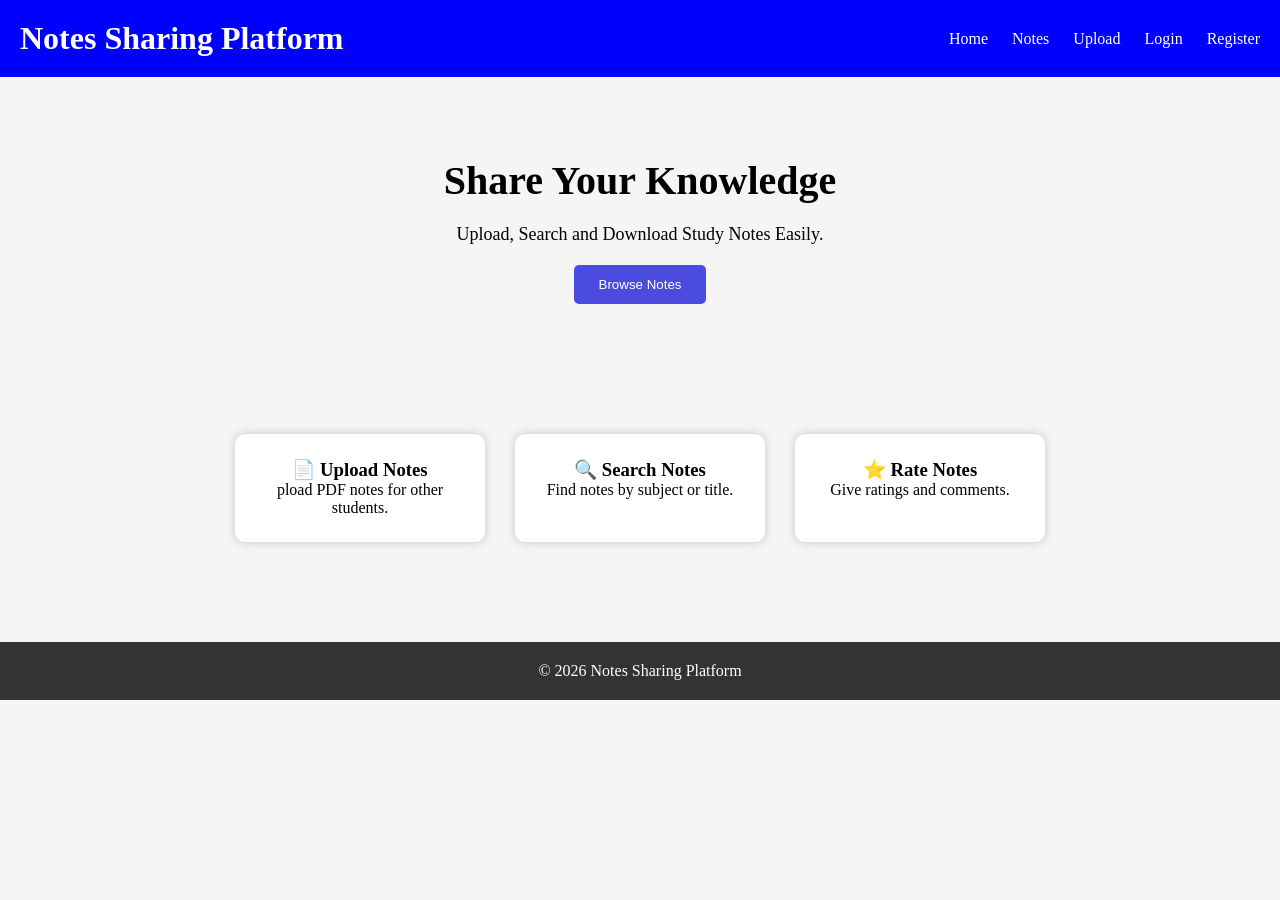
<file: index.html>
<!DOCTYPE html>
<html lang="en">
<head>
    <meta charset="UTF-8">
    <meta name="viewport" content="width=device-width, initial-scale=1.0">
    <title>Notes-Sharing-PLatefom</title>

    <link rel="stylesheet" href="style.css">
</head>
<body>

    <!-- Navigation Bar -->

    <header>
        <h1>Notes Sharing Platform</h1>
    <nav>
        <a href="index.html">Home</a>
        <a href="notes.html">Notes</a>
        <a href="upload.html">Upload</a>
        <a href="login.html">Login</a>
        <a href="register.html">Register</a>
    </nav>
    </header>

        <!-- Hero Section -->

        <section class="hero">
        <h2>Share Your Knowledge</h2>
        <p>Upload, Search and Download Study Notes Easily.</p>
        <a href="notes.html"><button>Browse Notes</button></a>
        </section>

        <!-- Features -->

        <section class="features">

            <div class="card">
                <h3>📄 Upload Notes</h3>
                <p>pload PDF notes for other students.</p>
            </div>

            <div class="card">
                <h3>🔍 Search Notes</h3>
                <p>Find notes by subject or title.</p>
            </div>

            <div class="card">
                <h3>⭐ Rate Notes</h3>
                <p>Give ratings and comments.</p>
            </div>

        </section>

        <!-- Footer -->   
         
        <footer>
             <p>© 2026 Notes Sharing Platform</p>
        </footer>
</body>
</html>
</file>
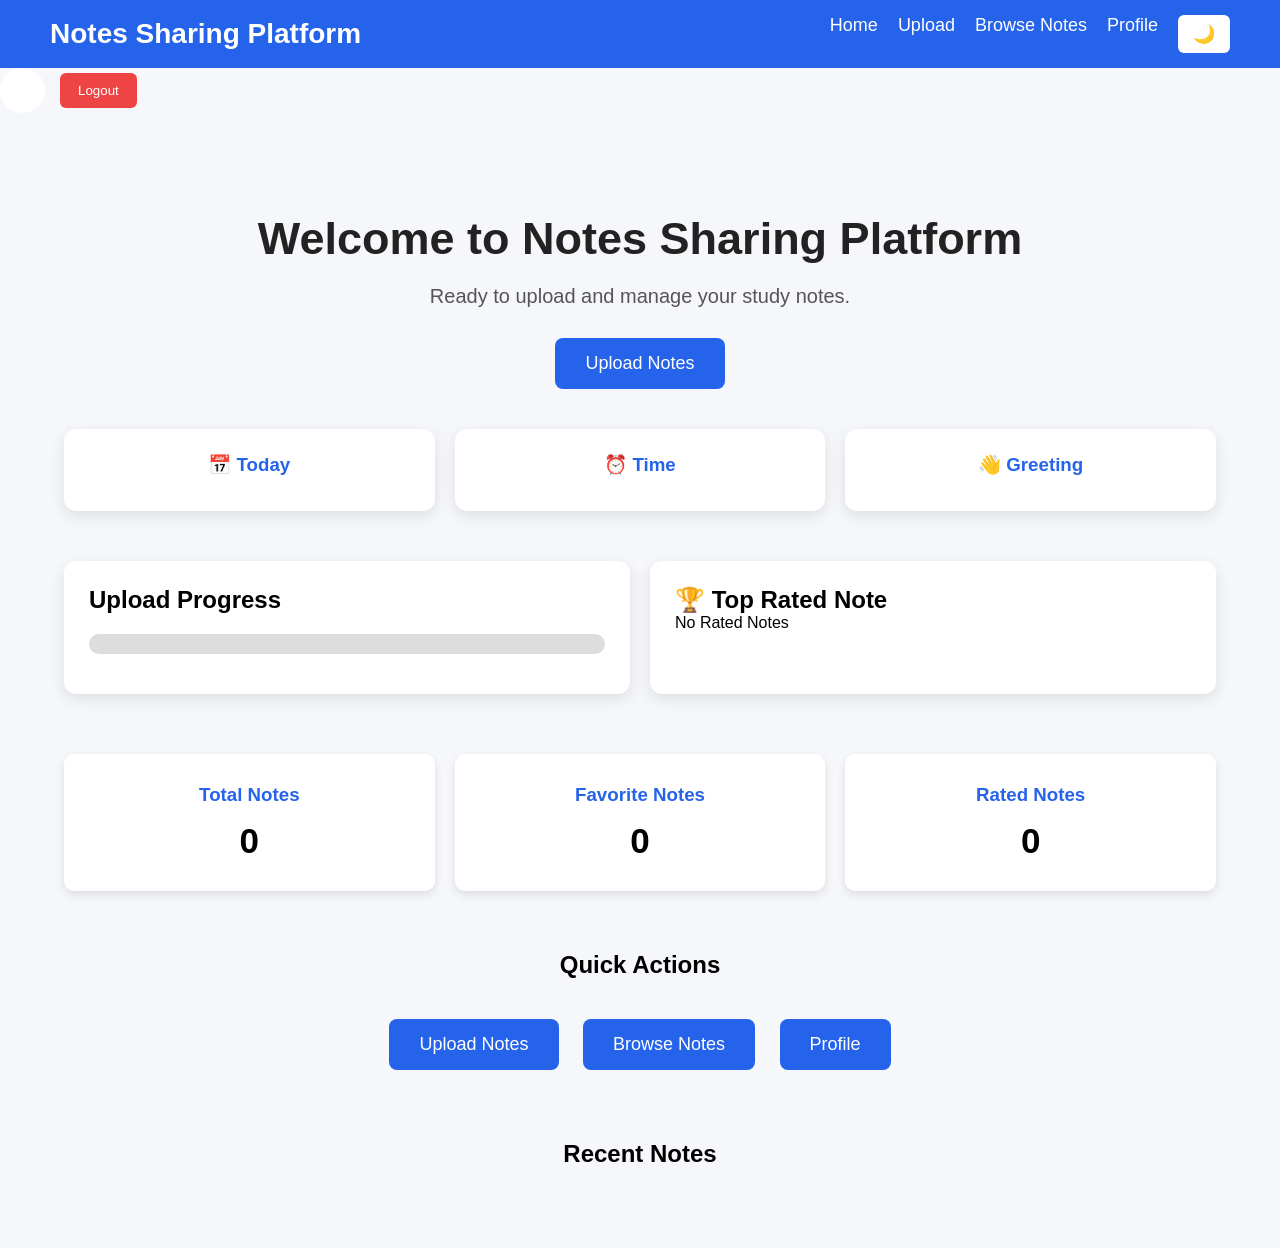
<file: dashboard.html>
<!DOCTYPE html>
<html lang="en">

<head>
    <meta charset="UTF-8">
    <meta name="viewport" content="width=device-width, initial-scale=1.0">
    <title>Dashboard</title>

    <link rel="stylesheet" href="dashboard.css">
</head>

<body>

    <!-- Navbar -->
    <nav class="navbar">

        <h2>Notes Sharing Platform</h2>

        <ul>

            <li><a href="dashboard.html">Home</a></li>

            <li><a href="upload.html">Upload</a></li>

            <li><a href="notes.html">Browse Notes</a></li>

            <li><a href="profile.html">Profile</a></li>

            <button id="themeBtn">🌙</button>
        </ul>
    </nav>

    <div class="user-box">

       <div id="avatar"></div>

       <button id="logoutBtn">Logout</button>

    </div>

    <!-- Hero Section -->

    <section class="hero">

    <h1 id="welcomeUser"></h1>

    <p>Ready to upload and manage your study notes.</p>

    <a href="upload.html" class="btn">
        Upload Notes
    </a>

</section>

<div class="info-section">

    <div class="info-card">

        <h3>📅 Today</h3>

        <p id="todayDate"></p>

    </div>

    <div class="info-card">

        <h3>⏰ Time</h3>

        <p id="liveTime"></p>

    </div>

    <div class="info-card">

        <h3>👋 Greeting</h3>

        <p id="greeting"></p>

    </div>

</div>

<section class="progress-section">

    <div class="progress-card">

        <h2>Upload Progress</h2>

        <div class="progress">

            <div id="progressBar"></div>

        </div>

        <p id="progressText"></p>

    </div>

    <div class="top-note">

        <h2>🏆 Top Rated Note</h2>

        <div id="topRatedNote">

            No Rated Notes

        </div>

    </div>

</section>

    <section class="stats">

    <div class="card">
        <h3>Total Notes</h3>
        <p id="totalNotes">0</p>
    </div>

    <div class="card">
        <h3>Favorite Notes</h3>
        <p id="favoriteNotes">0</p>
    </div>

    <div class="card">
        <h3>Rated Notes</h3>
        <p id="ratedNotes">0</p>
    </div>

</section>

<section class="actions">

    <h2>Quick Actions</h2>

    <div class="action-buttons">

        <a href="upload.html" class="btn">Upload Notes</a>

        <a href="notes.html" class="btn">Browse Notes</a>

        <a href="profile.html" class="btn">Profile</a>

    </div>

</section>

<section class="recent-notes">

    <h2>Recent Notes</h2>

    <div id="recentNotes"></div>

</section>

    <script src="dashboard.js"></script>

</body>

</html>
</file>
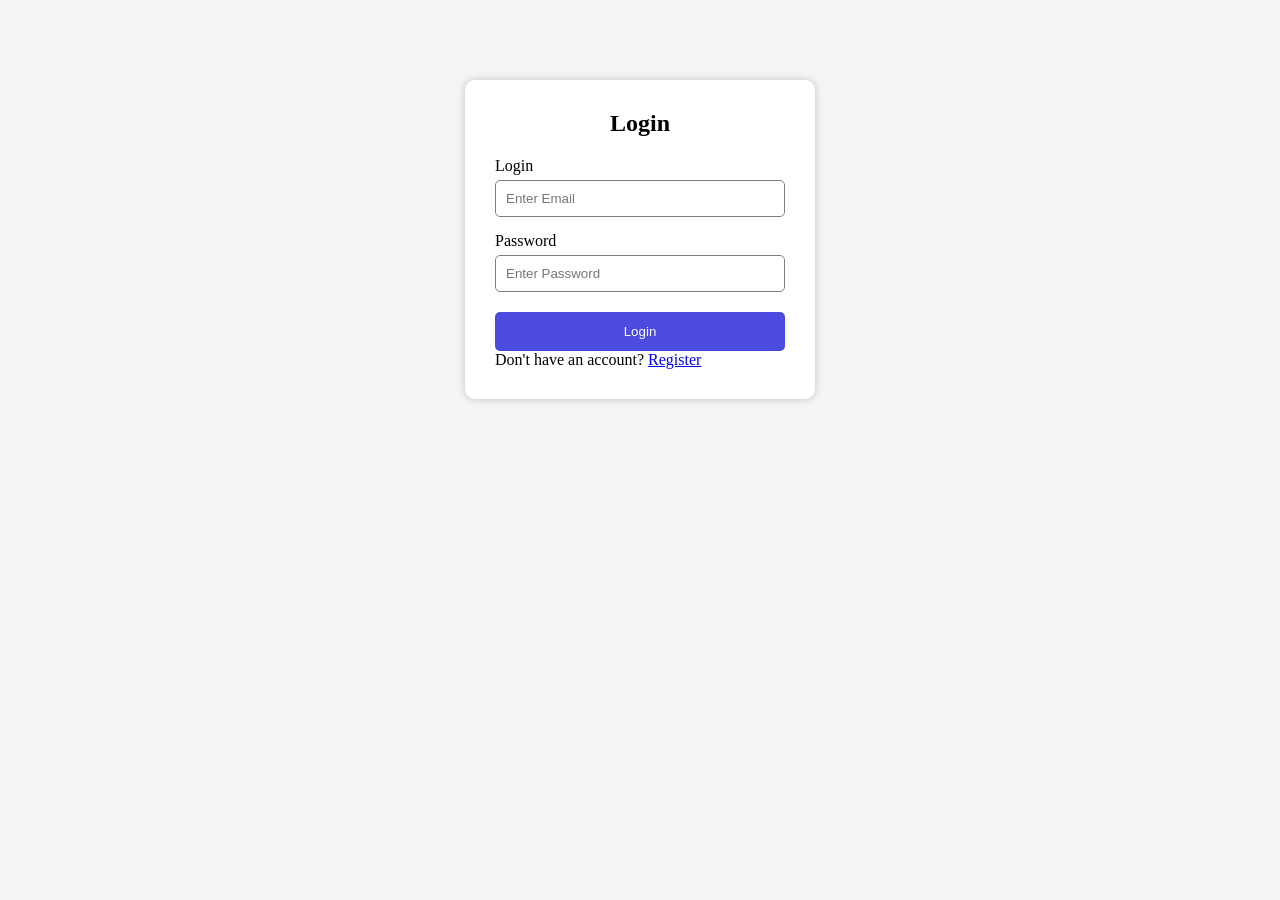
<file: login.html>
<!DOCTYPE html>
<html lang="en">
<head>
    <meta charset="UTF-8">
    <meta name="viewport" content="width=device-width, initial-scale=1.0">
    <title>Login</title>
    <link rel="stylesheet" href="style.css">
</head>
<body>

    <div class="login-container">
        <h2>Login</h2>
         <form id="loginForm">
            
            <label>Login</label>
            <input type="email" id="email" placeholder="Enter Email">

            <label>Password</label>
            <input type="password" id="password" placeholder="Enter Password">
            
            <button type="submit">Login</button>
        
         </form>

         <p>
            Don't have an account?
            <a href="register.html">Register</a>
         </p>

    </div>

    <script src="login.js"></script>
    
</body>
</html>
</file>
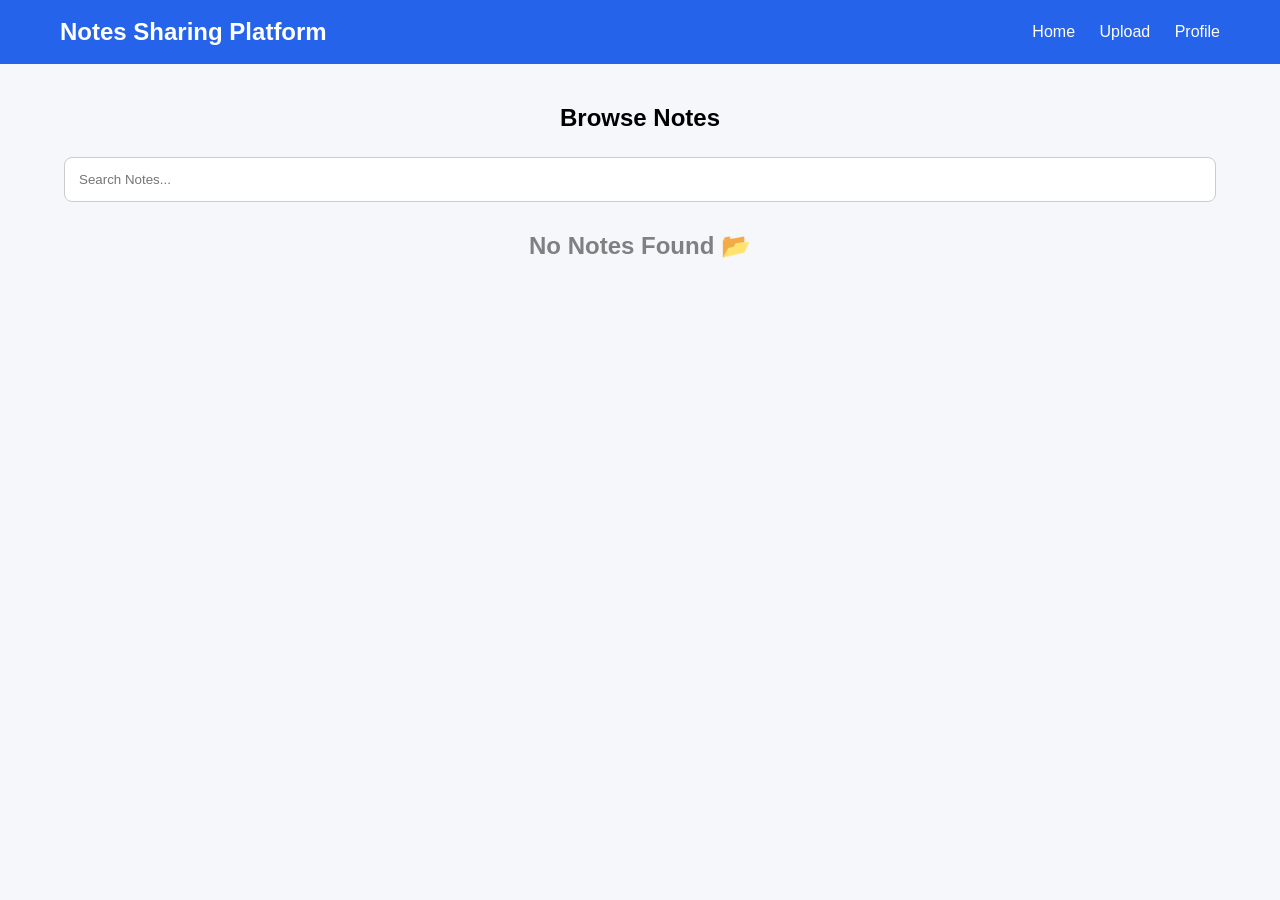
<file: notes.html>
<!DOCTYPE html>
<html lang="en">

<head>

    <meta charset="UTF-8">

    <meta name="viewport" content="width=device-width, initial-scale=1.0">

    <title>Browse Notes</title>

    <link rel="stylesheet" href="notes.css">

</head>

<body>

<header>

    <h2>Notes Sharing Platform</h2>

    <nav>

        <a href="dashboard.html">Home</a>

        <a href="upload.html">Upload</a>

        <a href="profile.html">Profile</a>

    </nav>

</header>

<section class="notes-page">

    <h1>Browse Notes</h1>

    <input
        type="text"
        id="search"
        placeholder="Search Notes..."
    >

    <div id="notesList" class="notes-grid">

    </div>

</section>

<script src="notes.js"></script>

</body>
</html>
</file>
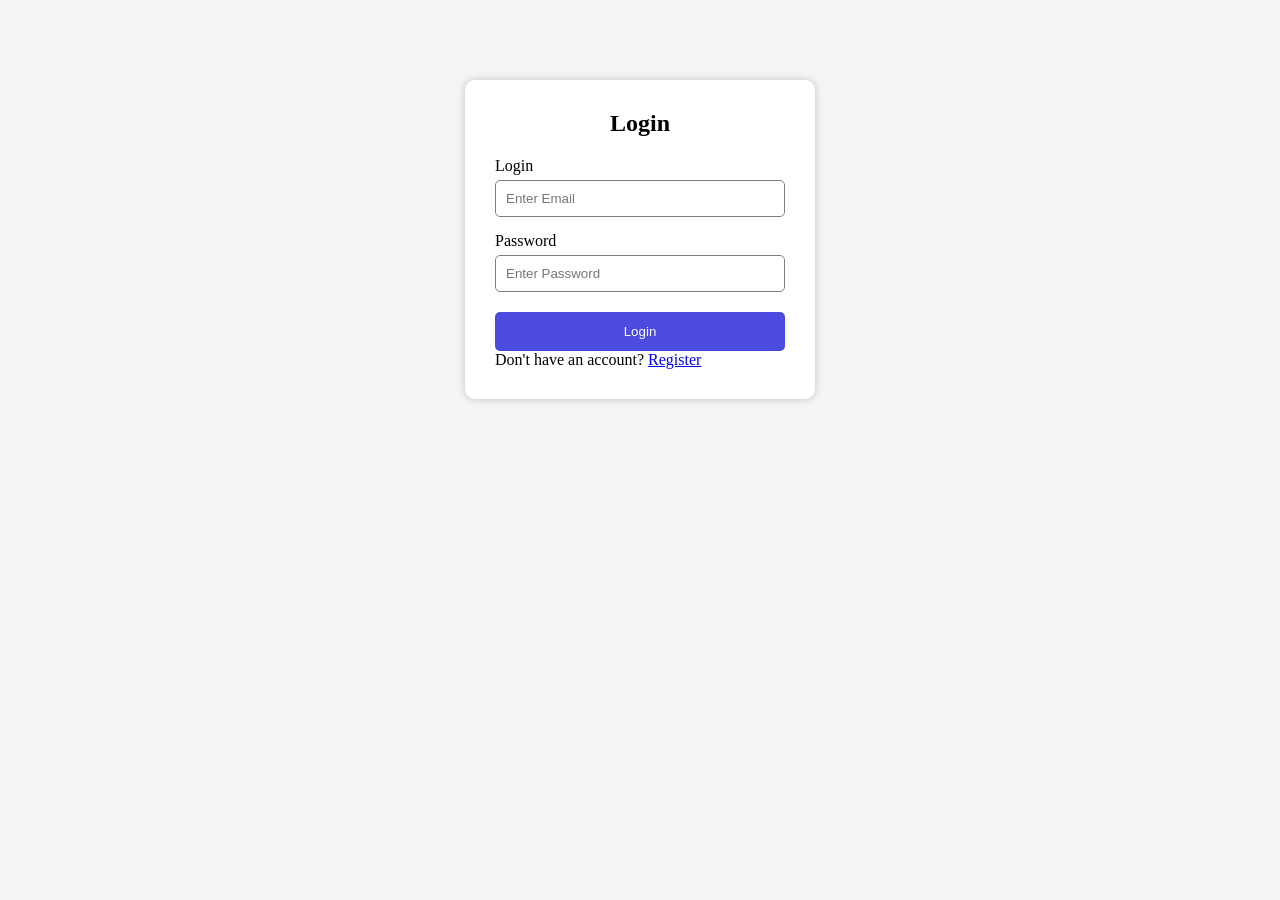
<file: profile.html>
<!DOCTYPE html>
<html lang="en">
<head>
    <meta charset="UTF-8">
    <meta name="viewport" content="width=device-width, initial-scale=1.0">
    <title>Profile</title>
    <link rel="stylesheet" href="style.css">
</head>
<body>

    <div class="profile-card">
        <h2>User Profile</h2>

        <p><strong>Name :</strong> <span id="userName"></span></p>
        <p><strong>Email :</strong> <span id="userEmail"></span></p>
        <p><strong>Total Upload Notes :</strong> <span id="totalNotes"></span></p>
        <p><strong>Favorite Notes :</strong> <span id="favoriteNotes"></span></p>
        <button id="logoutBtn">Logout</button>

    </div>

    <script src="profile.js"></script>

</body>
</html>
</file>
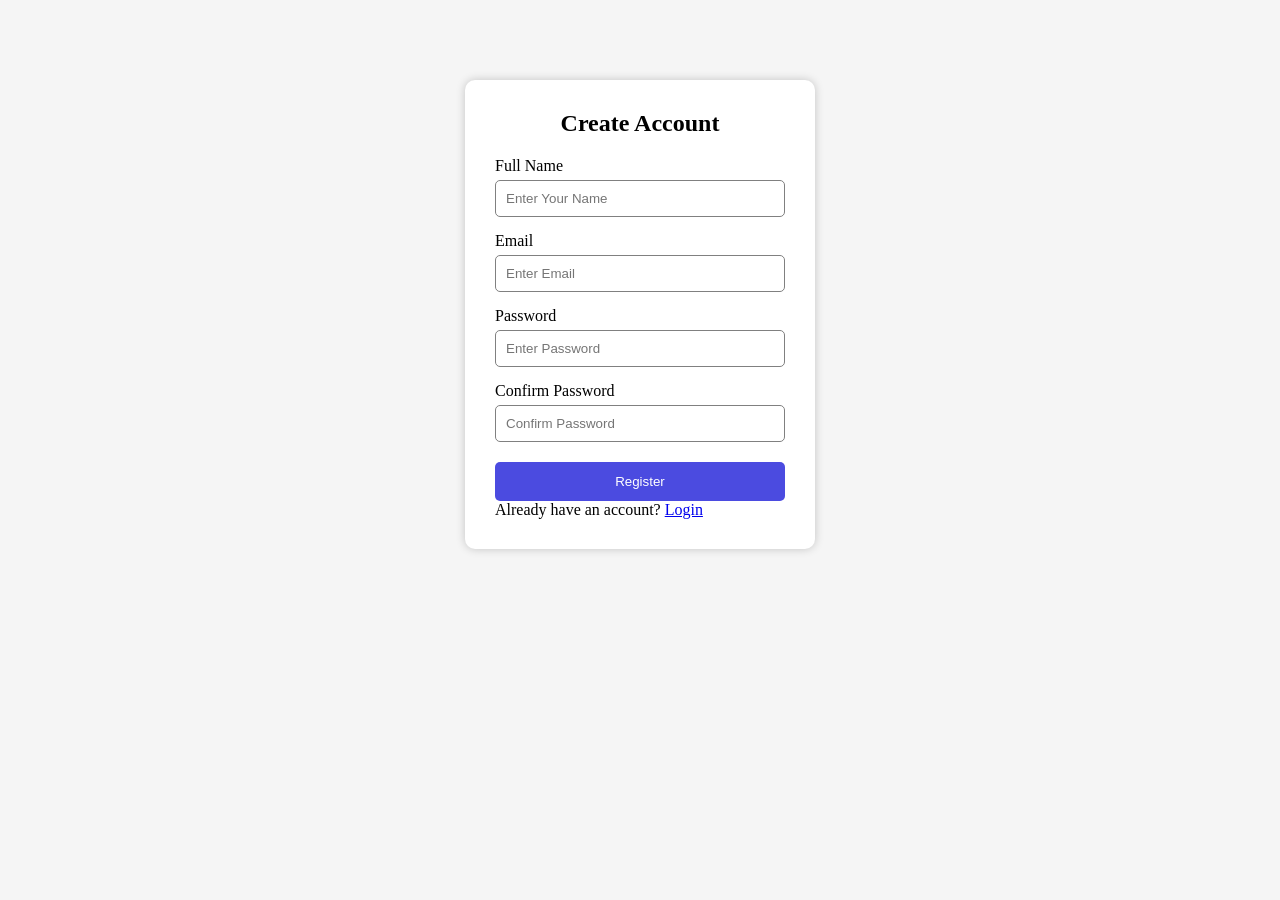
<file: register.html>
<!DOCTYPE html>
<html lang="en">
<head>
    <meta charset="UTF-8">
    <meta name="viewport" content="width=device-width, initial-scale=1.0">
    <title>Register</title>
    <link rel="stylesheet" href="style.css">
</head>
<body>
    
    <div class="login-container">

        <h2>Create Account</h2>

        <form id="registerForm">

            <label>Full Name</label>
            <input type="text" id="name" placeholder="Enter Your Name">

            <label>Email</label>
            <input type="email" id="email" placeholder="Enter Email">

            <label>Password</label>
            <input type="password" id="password" placeholder="Enter Password">

            <label>Confirm Password</label>
            <input type="password" id="confirmPassword" placeholder="Confirm Password">

            <button type="submit">Register</button>
        </form>

         <p>
            Already have an account?
            <a href="login.html">Login</a>
         </p>

    </div>

     <script src="register.js"></script>

</body>
</html>
</file>
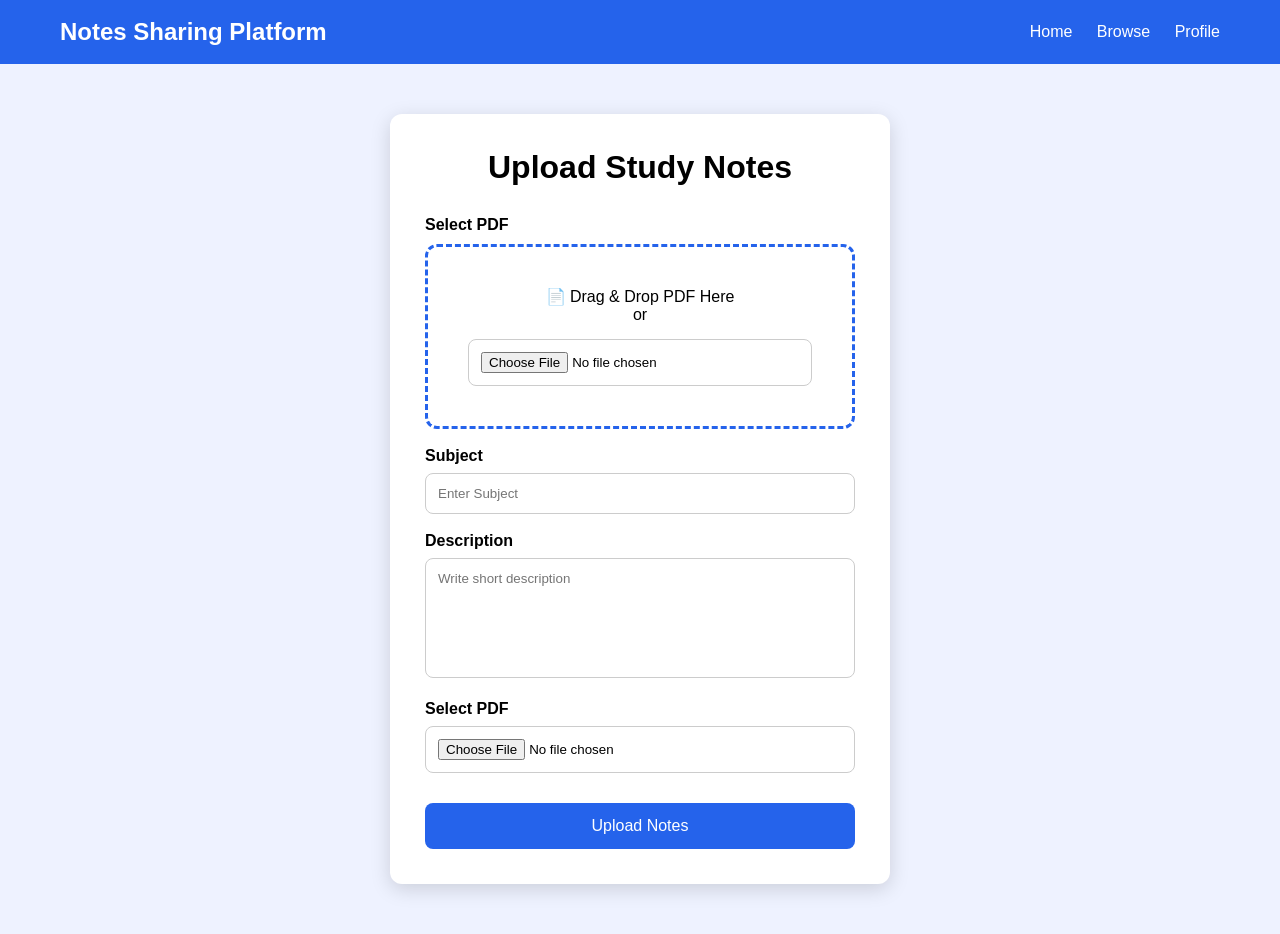
<file: upload.html>
<!DOCTYPE html>
<html lang="en">
<head>
    <meta charset="UTF-8">
    <meta name="viewport" content="width=device-width, initial-scale=1.0">
    <title>Upload Notes</title>

    <link rel="stylesheet" href="upload.css">
</head>
<body>

<header>

    <h2>Notes Sharing Platform</h2>

    <nav>

        <a href="dashboard.html">Home</a>
        <a href="browse.html">Browse</a>
        <a href="profile.html">Profile</a>

    </nav>

</header>

<div class="upload-container">

    <h1>Upload Study Notes</h1>

    <form id="uploadForm">

        <label>Select PDF</label>

    <div class="drop-area" id="dropArea">

    <p>📄 Drag & Drop PDF Here</p>

    <p>or</p>

    <input type="file" id="pdf" accept=".pdf">

    </div>
     <p id="fileName"></p>
     
        <label>Subject</label>
        <input type="text" id="subject" placeholder="Enter Subject">

        <label>Description</label>
        <textarea id="description"
        placeholder="Write short description"></textarea>

        <label>Select PDF</label>
        <input type="file" id="pdf" accept=".pdf">

        <button type="submit">
            Upload Notes
        </button>

    </form>

</div>

<script src="upload.js"></script>

</body>
</html>
</file>
<file: style.css>
*{
    margin: 0;
    padding: 0;
    box-sizing: border-box;
}

body{
    background: whitesmoke;
}

header{
    background: blue;
    color: white;
    padding: 20px;
    display: flex;
    justify-content: space-between;
    align-items: center;
}

nav a{
    color: white;
    text-decoration: none;
    margin-left: 20px;
}

.hero{
    text-align: center;
    padding: 80px 20px;
}

.hero h2{
    font-size: 40px;
}

.hero p{
    margin: 20px 0;
    font-size: 18px;
}

button{
    padding:12px 25px;
    background:#4b4be0;
    color:white;
    border:none;
    border-radius:5px;
    cursor:pointer;
}

.features{
    display: flex;
    justify-content: center;
    gap: 30px;
    padding: 50px;
    flex-wrap: wrap;
}

.card{
    background:white;
    width:250px;
    padding:25px;
    border-radius:10px;
    box-shadow:0 0 10px rgba(0,0,0,.2);
    text-align:center;
}

footer{
    background:#333;
    color:white;
    text-align:center;
    padding:20px;
    margin-top:50px;
}

.login-container {
    width: 350px;
    background: white;
    margin: 80px auto;
    padding: 30px;
    border-radius: 10px;
    box-shadow: 0 0 10px rgba(0,0,0,.2);
}

.login-container h2{

    text-align:center;

    margin-bottom:20px;

}

label{

    display:block;

    margin-top:15px;

}

input{

    width:100%;

    padding:10px;

    margin-top:5px;

    border:1px solid gray;

    border-radius:5px;

}

.login-container button{

    width:100%;

    margin-top:20px;

}

select,
textarea{

width:100%;

padding:10px;

margin-top:5px;

margin-bottom:15px;

border:1px solid gray;

border-radius:5px;

}

textarea{

height:120px;

resize:none;

}

.notes-container{

width:80%;

margin:40px auto;

}

#search{

width:100%;

padding:12px;

margin-bottom:20px;

}

.note-card{

background:white;

padding:20px;

margin-bottom:20px;

border-radius:10px;

box-shadow:0 0 10px rgba(0,0,0,.2);

}

.note-card h3{

margin-bottom:10px;

}

.note-card p{

margin:8px 0;

}

.note-card button{

margin-top:10px;

}

.profile-card{

    width:400px;

    margin:60px auto;

    background:white;

    padding:30px;

    border-radius:10px;

    box-shadow:0 0 10px rgba(0,0,0,.2);

}

.profile-card h2{

    text-align:center;

    margin-bottom:25px;

}

.profile-card p{

    margin:15px 0;

    font-size:18px;

}

.profile-card button{

    width:100%;

    margin-top:20px;

}
</file>
<file: dashboard.css>
/* Reset CSS */

*{
    margin:0;
    padding:0;
    box-sizing:border-box;
}

/* Body */

body{
    font-family:Arial, sans-serif;
    background:#f5f7fa;
}

/* Navbar */

.navbar{
    display:flex;
    justify-content:space-between;
    align-items:center;
    background:#2563eb;
    color:white;
    padding:15px 50px;
}

/* Website Title */

.navbar h2{
    font-size:28px;
}

/* Menu */

.navbar ul{
    display:flex;
    list-style:none;
}

/* Menu Item */

.navbar ul li{
    margin-left:20px;
}

/* Menu Link */

.navbar ul li a{
    color:white;
    text-decoration:none;
    font-size:18px;
    transition:.3s;
}

/* Hover Effect */

.navbar ul li a:hover{
    color:#ffd700;
}

/* Hero Section */

.hero{
    text-align:center;
    margin-top:100px;
}

/* Heading */

.hero h1{
    font-size:45px;
    color:#222;
    margin-bottom:20px;
}

/* Paragraph */

.hero p{
    font-size:20px;
    color:#555;
    margin-bottom:30px;
}

/* Button */

.btn{
    display:inline-block;
    background:#2563eb;
    color:white;
    text-decoration:none;
    padding:15px 30px;
    border-radius:8px;
    font-size:18px;
    transition:.3s;
}

/* Button Hover */

.btn:hover{
    background:#1d4ed8;
}

/* Statistics Section */

.stats{
    width:90%;
    margin:60px auto;
    display:flex;
    justify-content:space-around;
    gap:20px;
}

/* Card */

.card{
    flex:1;
    background:white;
    padding:30px;
    text-align:center;
    border-radius:10px;
    box-shadow:0 4px 10px rgba(0,0,0,.1);
}

.card h3{
    color:#2563eb;
    margin-bottom:15px;
}

.card p{
    font-size:35px;
    font-weight:bold;
}

/* Quick Actions */

.actions{
    text-align:center;
    margin-bottom:60px;
}

.action-buttons{
    margin-top:30px;
}

.action-buttons .btn{
    margin:10px;
}

/* Recent Notes */

.recent-notes{

    width:90%;
    margin:50px auto;

}

.recent-notes h2{

    text-align:center;

    margin-bottom:30px;

}

#recentNotes{

    display:flex;

    gap:20px;

    justify-content:center;

    flex-wrap:wrap;

}

.note-box{

    width:280px;

    background:white;

    padding:20px;

    border-radius:10px;

    box-shadow:0 4px 10px rgba(0,0,0,.1);

    transition:.3s;

}

.note-box:hover{

    transform:translateY(-8px);

}

.note-box h3{

    color:#2563eb;

    margin-bottom:10px;

}

.note-box p{

    color:#555;

}

/* Dark Mode Button */

#themeBtn{

    background:white;

    color:#2563eb;

    border:none;

    padding:8px 15px;

    border-radius:6px;

    cursor:pointer;

    margin-left:20px;

    font-size:18px;

}

#themeBtn:hover{

    background:#ddd;

}

/* ===========================
   Dark Mode
=========================== */

body.dark{
    background:#121212;
    color:white;
}

/* Navbar */
body.dark header{
    background:#0f172a;
}

/* Navigation */
body.dark nav a{
    color:white;
}

/* All Cards */
body.dark .card,
body.dark .note-box,
body.dark .info-card,
body.dark .progress-card,
body.dark .top-note{

    background:#1f2937;
    color:white;

}

/* Headings */
body.dark h1,
body.dark h2,
body.dark h3,
body.dark p,
body.dark span{

    color:white;

}

/* Input */
body.dark input{

    background:#374151;
    color:white;
    border:1px solid #555;

}

/* Progress Bar Background */
body.dark .progress{

    background:#444;

}

/* Upload Progress Text */
body.dark #progressText{

    color:white;

}

/* Top Rated Note */
body.dark #topRatedNote{

    color:white;

}

.user-box{

    display:flex;

    align-items:center;

    gap:15px;

}

#avatar{

    width:45px;

    height:45px;

    border-radius:50%;

    background:white;

    color:#2563eb;

    display:flex;

    justify-content:center;

    align-items:center;

    font-size:22px;

    font-weight:bold;

}

#logoutBtn{

    padding:10px 18px;

    border:none;

    border-radius:6px;

    background:#ef4444;

    color:white;

    cursor:pointer;

}

#logoutBtn:hover{

    background:#dc2626;

}

.info-section{

    width:90%;
    margin:40px auto;

    display:grid;

    grid-template-columns:repeat(3,1fr);

    gap:20px;

}

.info-card{

    background:white;

    padding:25px;

    border-radius:12px;

    text-align:center;

    box-shadow:0 5px 15px rgba(0,0,0,.1);

}

.info-card h3{

    color:#2563eb;

    margin-bottom:10px;

}

.info-card p{

    font-size:20px;

    font-weight:bold;

}

/* Progress Section */

.progress-section{

    width:90%;

    margin:50px auto;

    display:grid;

    grid-template-columns:1fr 1fr;

    gap:20px;

}

.progress-card,
.top-note{

    background:white;

    padding:25px;

    border-radius:12px;

    box-shadow:0 5px 15px rgba(0,0,0,.1);

}

/* Progress Bar */

.progress{

    width:100%;

    height:20px;

    background:#ddd;

    border-radius:20px;

    margin-top:20px;

    overflow:hidden;

}

#progressBar{

    width:0%;

    height:100%;

    background:#22c55e;

    transition:1s;

}

#progressText{

    margin-top:15px;

    font-weight:bold;

}
</file>
<file: notes.css>
*{
    margin:0;
    padding:0;
    box-sizing:border-box;
    font-family:Arial,sans-serif;
}

body{
    background:#f5f7fb;
}

header{
    background:#2563eb;
    color:white;
    display:flex;
    justify-content:space-between;
    align-items:center;
    padding:18px 60px;
}

nav a{
    color:white;
    text-decoration:none;
    margin-left:20px;
}

.notes-page{
    width:90%;
    margin:40px auto;
}

.notes-page h1{
    text-align:center;
    margin-bottom:25px;
}

#search{
    width:100%;
    padding:14px;
    border:1px solid #ccc;
    border-radius:8px;
    margin-bottom:30px;
}

.notes-grid{
    display:grid;
    grid-template-columns:repeat(auto-fit,minmax(300px,1fr));
    gap:25px;
}

.note-card{
    background:white;
    padding:25px;
    border-radius:12px;
    box-shadow:0 5px 15px rgba(0,0,0,.1);
    transition:.3s;
}

.note-card:hover{
    transform:translateY(-8px);
}

.note-card h3{
    color:#2563eb;
    margin-bottom:10px;
}

.note-card p{
    margin:8px 0;
}

.note-card button{
    margin-top:12px;
    margin-right:10px;
    padding:10px 16px;
    border:none;
    border-radius:6px;
    cursor:pointer;
}

.download{
    background:#2563eb;
    color:white;
}

.favorite{
    background:#ec4899;
    color:white;
}

.delete{
    background:#ef4444;
    color:white;
}

.card-top{

    display:flex;

    justify-content:space-between;

    margin-bottom:15px;

}

.subject-badge{

    background:#2563eb;

    color:white;

    padding:6px 14px;

    border-radius:20px;

    font-size:13px;

}

.rating-badge{

    background:#facc15;

    color:black;

    padding:6px 14px;

    border-radius:20px;

    font-size:13px;

}

.file-name{

    color:#666;

    margin:15px 0;

}

.buttons{

    display:flex;

    gap:10px;

    flex-wrap:wrap;

}

.buttons button{

    flex:1;

}

.rate{

    background:#f59e0b;
    color:white;

}
</file>
<file: upload.css>
*{
    margin:0;
    padding:0;
    box-sizing:border-box;
    font-family:Arial, sans-serif;
}

body{

    background:#eef2ff;

}

header{

    background:#2563eb;
    color:white;

    display:flex;
    justify-content:space-between;
    align-items:center;

    padding:18px 60px;

}

nav a{

    color:white;
    text-decoration:none;
    margin-left:20px;

}

.upload-container{

    width:500px;

    margin:50px auto;

    background:white;

    padding:35px;

    border-radius:12px;

    box-shadow:0 5px 20px rgba(0,0,0,.15);

}

.upload-container h1{

    text-align:center;

    margin-bottom:30px;

}

label{

    display:block;

    margin-top:18px;

    font-weight:bold;

}

input,
textarea{

    width:100%;

    padding:12px;

    margin-top:8px;

    border:1px solid #ccc;

    border-radius:8px;

}

textarea{

    resize:none;

    height:120px;

}

button{

    width:100%;

    margin-top:30px;

    padding:14px;

    background:#2563eb;

    color:white;

    border:none;

    border-radius:8px;

    cursor:pointer;

    font-size:16px;

}

button:hover{

    background:#1d4ed8;

}

.drop-area{

    border:3px dashed #2563eb;

    padding:40px;

    text-align:center;

    border-radius:12px;

    margin-top:10px;

    transition:.3s;

}

.drop-area:hover{

    background:#eef4ff;

}

.drop-area input{

    margin-top:15px;

}

#fileName{

    margin-top:15px;

    color:#2563eb;

    font-weight:bold;

}
</file>
